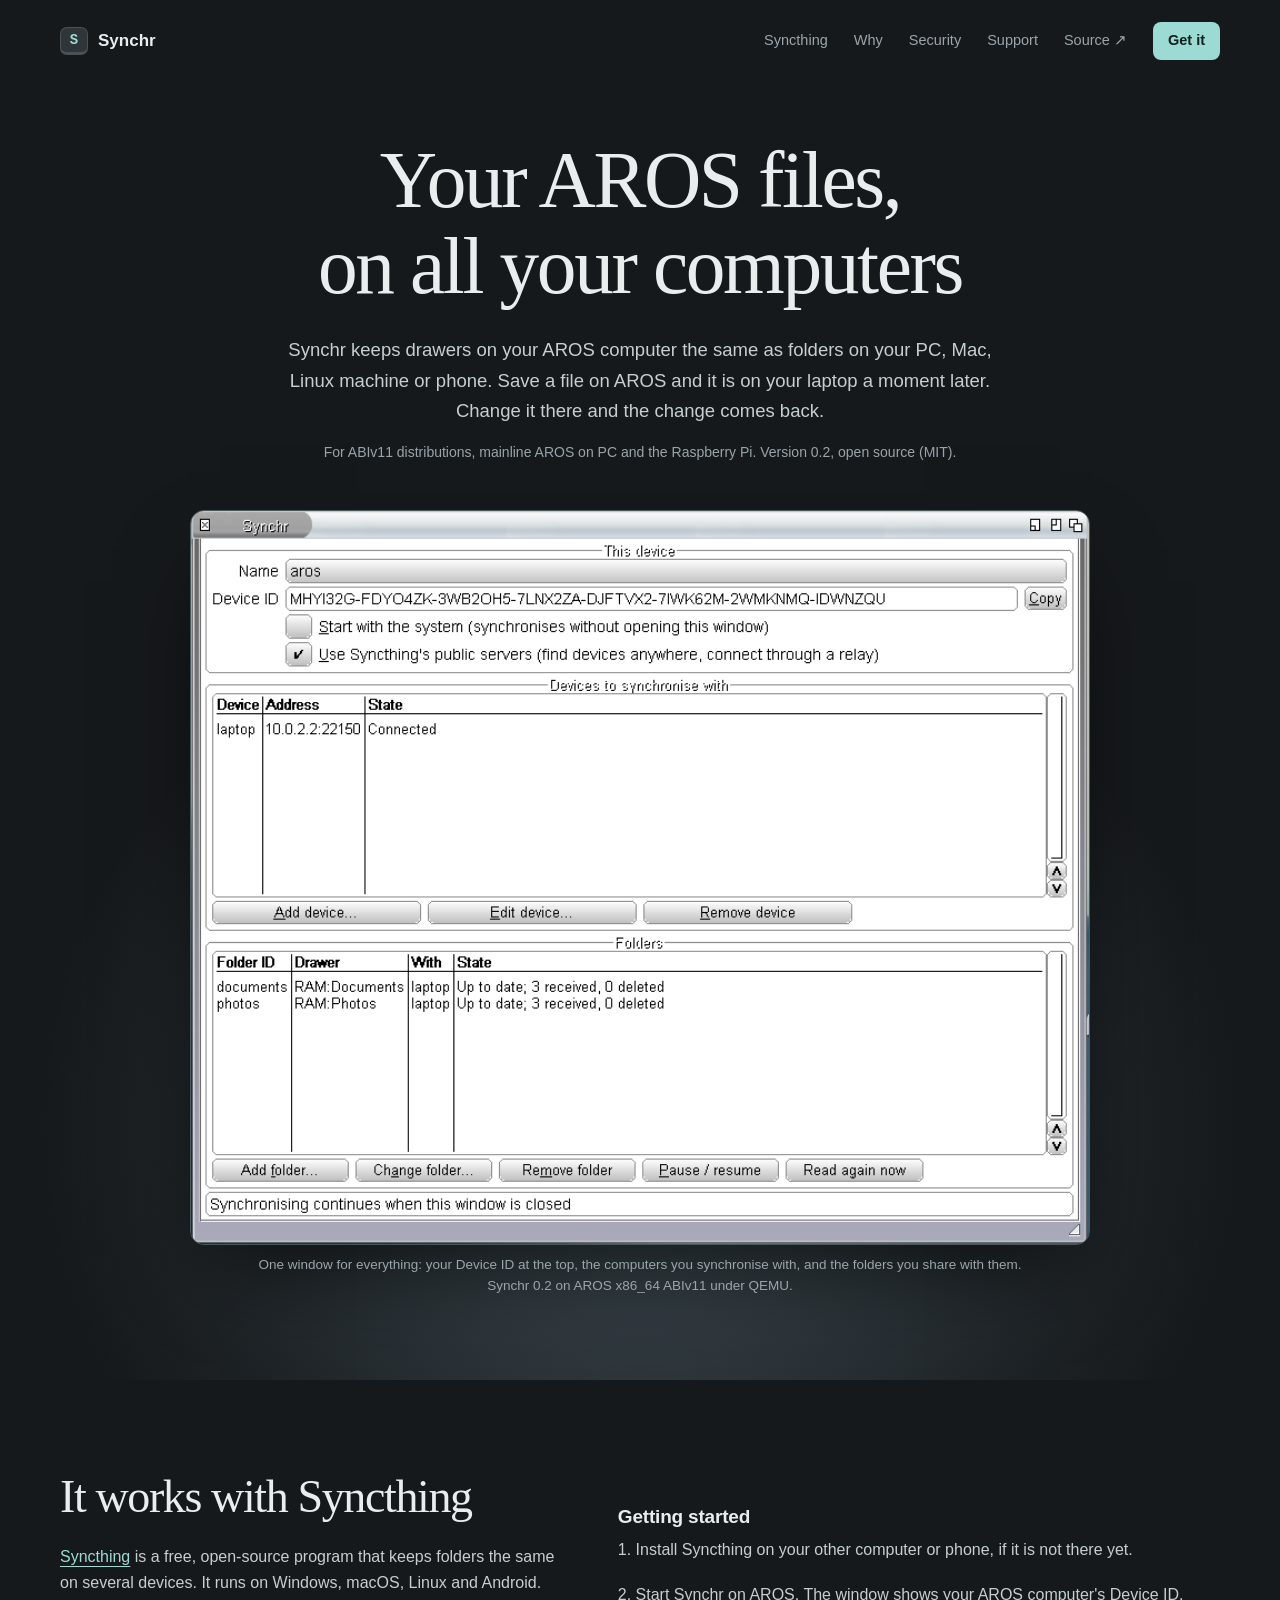
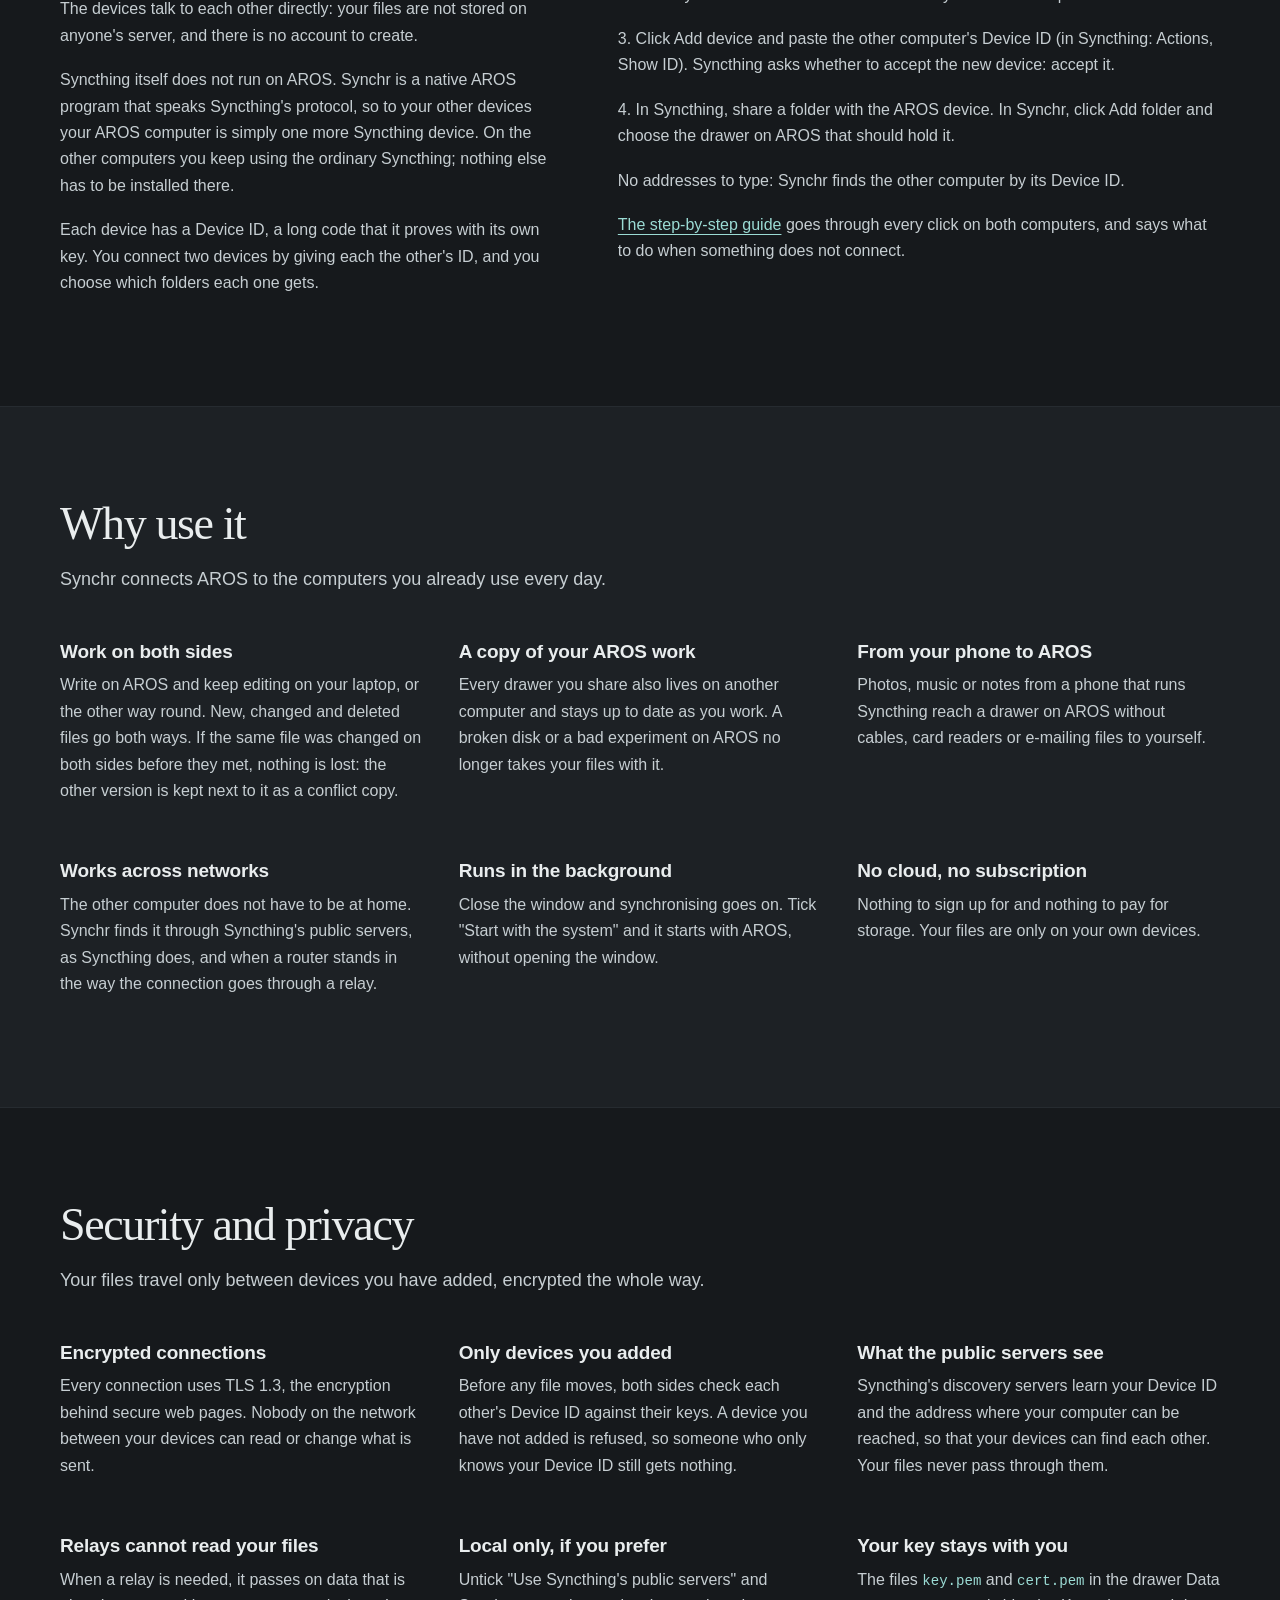
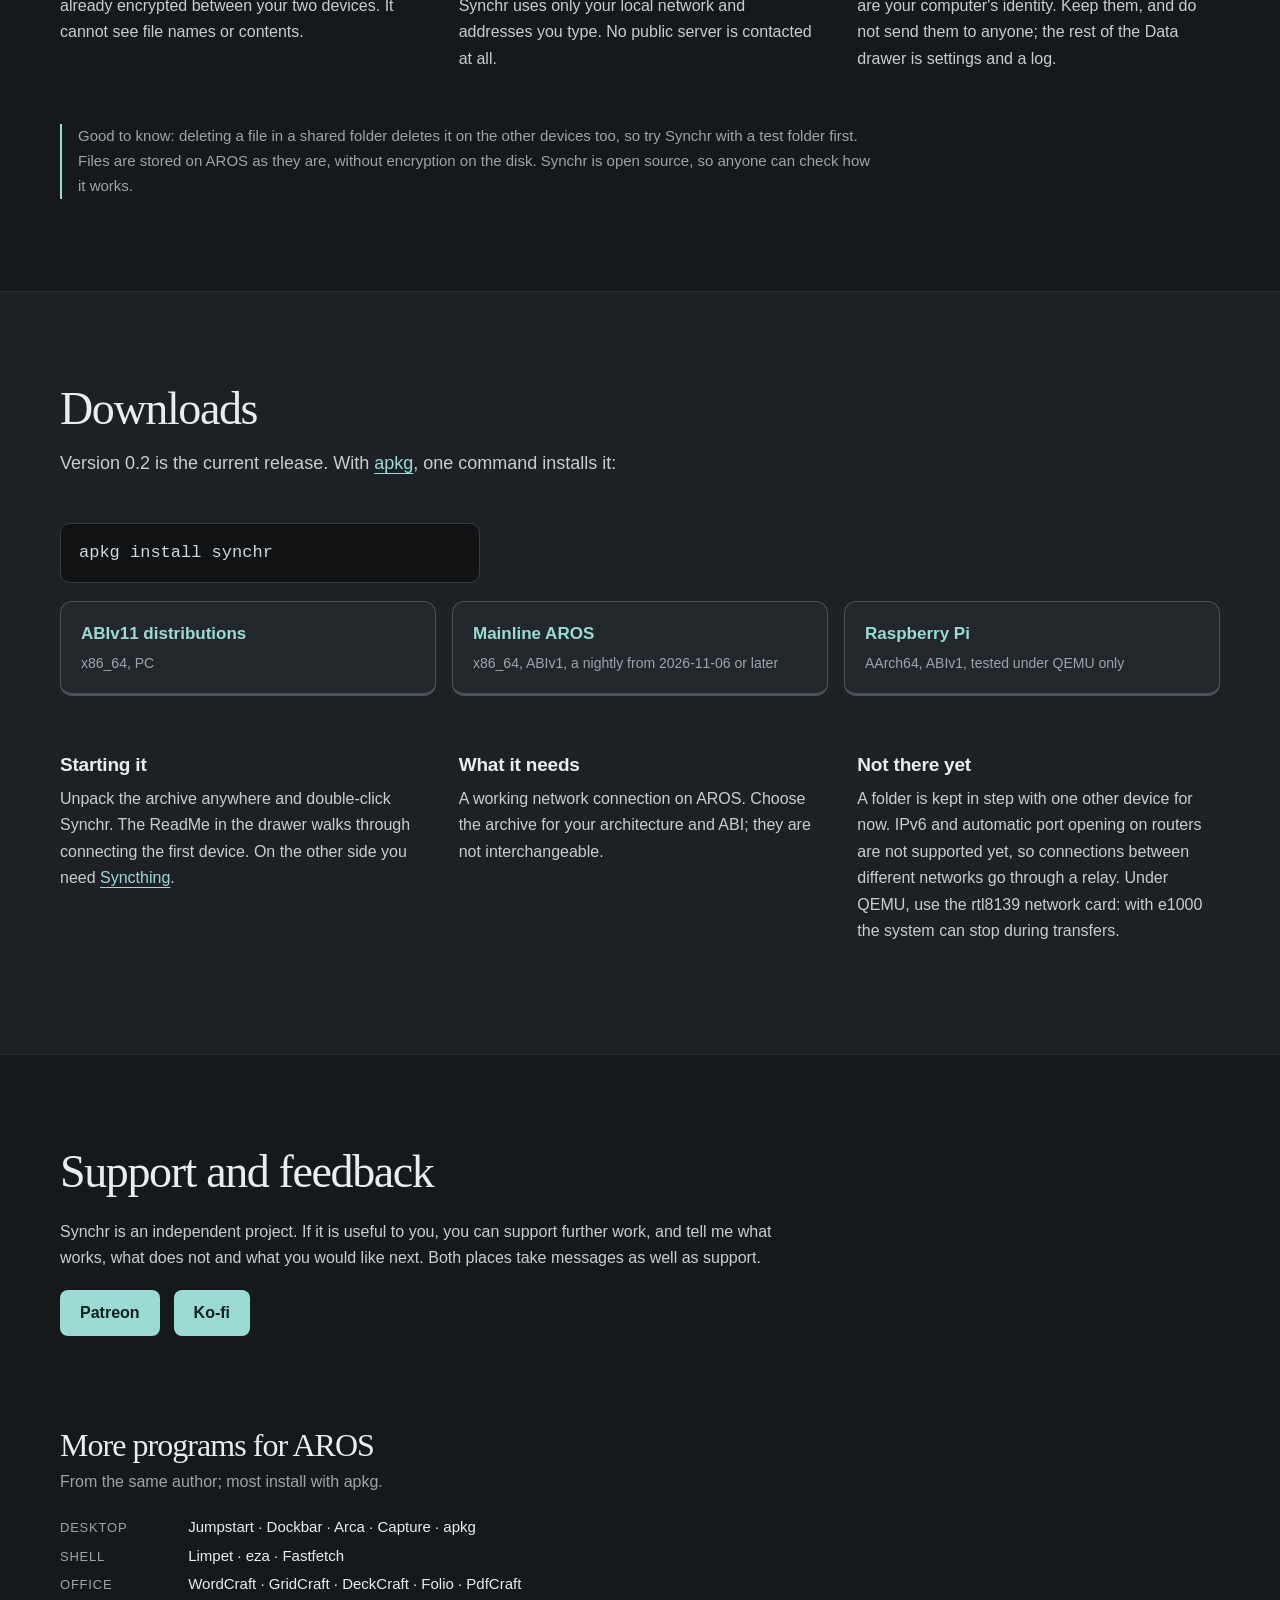
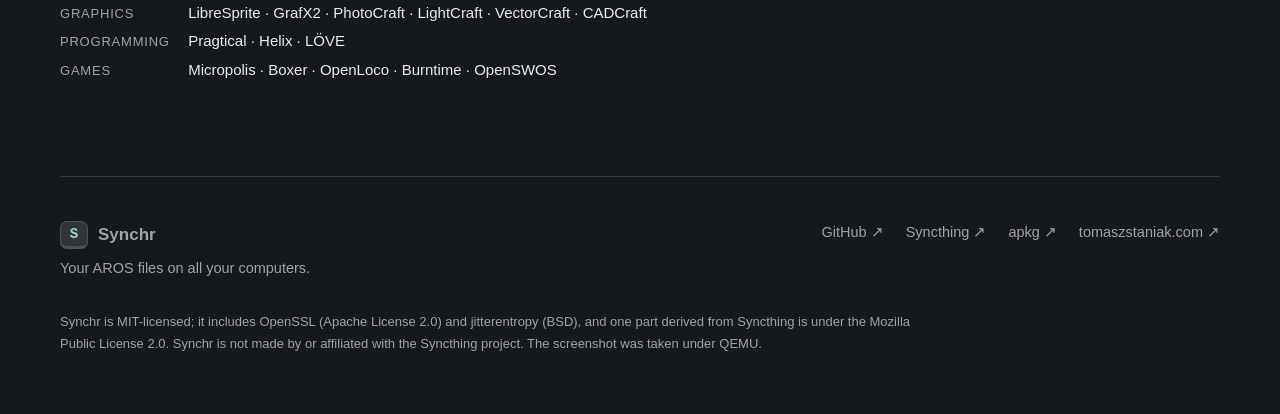
<file: index.html>
<!doctype html>
<html lang="en">
<head>
<meta charset="utf-8"><meta name="viewport" content="width=device-width, initial-scale=1">
<title>Synchr: keep your AROS files in step with your other computers</title>
<meta name="description" content="Synchr keeps drawers on your AROS computer the same as folders on your PC, Mac, Linux machine or phone. It works with Syncthing: no cloud, no account, encrypted connections.">
<meta name="theme-color" content="#16191c"><meta property="og:title" content="Synchr for AROS"><meta property="og:description" content="Your AROS files on all your computers, with Syncthing. No cloud, no account."><meta property="og:type" content="website"><meta property="og:image" content="https://tomaszstaniak.github.io/aros-synchr/assets/window.png">
<link rel="stylesheet" href="style.css?v=4">
</head>
<body>
<a class="skip" href="#main">Skip to content</a>
<header class="site-header wrap"><a href="#" class="brand"><span class="brand-key" aria-hidden="true">S</span>Synchr</a><nav aria-label="Main navigation"><a href="#syncthing">Syncthing</a><a href="#why">Why</a><a href="#security">Security</a><a href="#support">Support</a><a href="https://github.com/tomaszstaniak/aros-synchr">Source ↗</a><a class="nav-get" href="#get">Get it</a></nav></header>

<main id="main">

<section class="hero">
<div class="wrap hero-copy">
<h1>Your AROS files,<br>on all your computers</h1>
<p class="intro">Synchr keeps drawers on your AROS computer the same as folders on your PC, Mac, Linux machine or phone. Save a file on AROS and it is on your laptop a moment later. Change it there and the change comes back.</p>
<p class="fine">For ABIv11 distributions, mainline AROS on PC and the Raspberry Pi. Version 0.2, open source (MIT).</p>
</div>
<div class="wrap demo">
<figure class="stage"><img src="assets/window.png" width="808" height="660" alt="The Synchr window: this computer's name and Device ID, one device called laptop that is connected, and two folders, documents and photos, both up to date"><figcaption>One window for everything: your Device ID at the top, the computers you synchronise with, and the folders you share with them. <span class="where">Synchr 0.2 on AROS x86_64 ABIv11 under QEMU.</span></figcaption></figure>
</div>
</section>

<section id="syncthing" class="section wrap">
<div class="row">
<div class="row-text">
<h2>It works with Syncthing</h2>
<p><a href="https://syncthing.net">Syncthing</a> is a free, open-source program that keeps folders the same on several devices. It runs on Windows, macOS, Linux and Android. The devices talk to each other directly: your files are not stored on anyone's server, and there is no account to create.</p>
<p>Syncthing itself does not run on AROS. Synchr is a native AROS program that speaks Syncthing's protocol, so to your other devices your AROS computer is simply one more Syncthing device. On the other computers you keep using the ordinary Syncthing; nothing else has to be installed there.</p>
<p>Each device has a Device ID, a long code that it proves with its own key. You connect two devices by giving each the other's ID, and you choose which folders each one gets.</p>
</div>
<div class="row-text">
<h3>Getting started</h3>
<p>1. Install Syncthing on your other computer or phone, if it is not there yet.</p>
<p>2. Start Synchr on AROS. The window shows your AROS computer's Device ID.</p>
<p>3. Click Add device and paste the other computer's Device ID (in Syncthing: Actions, Show ID). Syncthing asks whether to accept the new device: accept it.</p>
<p>4. In Syncthing, share a folder with the AROS device. In Synchr, click Add folder and choose the drawer on AROS that should hold it.</p>
<p>No addresses to type: Synchr finds the other computer by its Device ID.</p>
<p><a href="setup.html">The step-by-step guide</a> goes through every click on both computers, and says what to do when something does not connect.</p>
</div>
</div>
</section>

<section id="why" class="section tinted"><div class="wrap">
<div class="section-heading"><h2>Why use it</h2><p class="section-lead">Synchr connects AROS to the computers you already use every day.</p></div>
<div class="cols">
<article><h3>Work on both sides</h3><p>Write on AROS and keep editing on your laptop, or the other way round. New, changed and deleted files go both ways. If the same file was changed on both sides before they met, nothing is lost: the other version is kept next to it as a conflict copy.</p></article>
<article><h3>A copy of your AROS work</h3><p>Every drawer you share also lives on another computer and stays up to date as you work. A broken disk or a bad experiment on AROS no longer takes your files with it.</p></article>
<article><h3>From your phone to AROS</h3><p>Photos, music or notes from a phone that runs Syncthing reach a drawer on AROS without cables, card readers or e-mailing files to yourself.</p></article>
<article><h3>Works across networks</h3><p>The other computer does not have to be at home. Synchr finds it through Syncthing's public servers, as Syncthing does, and when a router stands in the way the connection goes through a relay.</p></article>
<article><h3>Runs in the background</h3><p>Close the window and synchronising goes on. Tick "Start with the system" and it starts with AROS, without opening the window.</p></article>
<article><h3>No cloud, no subscription</h3><p>Nothing to sign up for and nothing to pay for storage. Your files are only on your own devices.</p></article>
</div>
</div></section>

<section id="security" class="section wrap">
<div class="section-heading"><h2>Security and privacy</h2><p class="section-lead">Your files travel only between devices you have added, encrypted the whole way.</p></div>
<div class="cols">
<article><h3>Encrypted connections</h3><p>Every connection uses TLS 1.3, the encryption behind secure web pages. Nobody on the network between your devices can read or change what is sent.</p></article>
<article><h3>Only devices you added</h3><p>Before any file moves, both sides check each other's Device ID against their keys. A device you have not added is refused, so someone who only knows your Device ID still gets nothing.</p></article>
<article><h3>What the public servers see</h3><p>Syncthing's discovery servers learn your Device ID and the address where your computer can be reached, so that your devices can find each other. Your files never pass through them.</p></article>
<article><h3>Relays cannot read your files</h3><p>When a relay is needed, it passes on data that is already encrypted between your two devices. It cannot see file names or contents.</p></article>
<article><h3>Local only, if you prefer</h3><p>Untick "Use Syncthing's public servers" and Synchr uses only your local network and addresses you type. No public server is contacted at all.</p></article>
<article><h3>Your key stays with you</h3><p>The files <code>key.pem</code> and <code>cert.pem</code> in the drawer Data are your computer's identity. Keep them, and do not send them to anyone; the rest of the Data drawer is settings and a log.</p></article>
</div>
<p class="note">Good to know: deleting a file in a shared folder deletes it on the other devices too, so try Synchr with a test folder first. Files are stored on AROS as they are, without encryption on the disk. Synchr is open source, so anyone can check how it works.</p>
</section>

<section id="get" class="section tinted"><div class="wrap get">
<div class="section-heading"><h2>Downloads</h2><p class="section-lead">Version 0.2 is the current release. With <a href="https://github.com/tomaszstaniak/arospkg">apkg</a>, one command installs it:</p></div>
<pre class="install"><code>apkg install synchr</code></pre>
<div class="downloads">
<a class="dl" href="https://github.com/tomaszstaniak/aros-synchr/releases/download/v0.2/Synchr-0.2-r1-aros-x86_64-abiv11-pc.zip"><strong>ABIv11 distributions</strong><span>x86_64, PC</span></a>
<a class="dl" href="https://github.com/tomaszstaniak/aros-synchr/releases/download/v0.2/Synchr-0.2-r1-aros-x86_64-abiv1-pc.zip"><strong>Mainline AROS</strong><span>x86_64, ABIv1, a nightly from 2026-11-06 or later</span></a>
<a class="dl" href="https://github.com/tomaszstaniak/aros-synchr/releases/download/v0.2/Synchr-0.2-r1-aros-aarch64-abiv1-raspi.zip"><strong>Raspberry Pi</strong><span>AArch64, ABIv1, tested under QEMU only</span></a>
</div>
<div class="cols">
<article><h3>Starting it</h3><p>Unpack the archive anywhere and double-click Synchr. The ReadMe in the drawer walks through connecting the first device. On the other side you need <a href="https://syncthing.net/downloads/">Syncthing</a>.</p></article>
<article><h3>What it needs</h3><p>A working network connection on AROS. Choose the archive for your architecture and ABI; they are not interchangeable.</p></article>
<article><h3>Not there yet</h3><p>A folder is kept in step with one other device for now. IPv6 and automatic port opening on routers are not supported yet, so connections between different networks go through a relay. Under QEMU, use the rtl8139 network card: with e1000 the system can stop during transfers.</p></article>
</div>
</div></section>

<section id="support" class="section wrap">
<div class="solo">
<h2>Support and feedback</h2>
<p>Synchr is an independent project. If it is useful to you, you can support further work, and tell me what works, what does not and what you would like next. Both places take messages as well as support.</p>
<div class="support-links"><a href="https://www.patreon.com/reperspective">Patreon</a><a href="https://ko-fi.com/enbewu">Ko-fi</a></div>
</div>
</section>

<section id="more" class="section wrap">
<h2 class="more-title">More programs for AROS</h2>
<p class="more-lead">From the same author; most install with apkg.</p>
<ul class="family">
<li><span>Desktop</span> <a href="https://tomaszstaniak.github.io/aros-launcher/">Jumpstart</a> · <a href="https://tomaszstaniak.github.io/aros-dockbar/">Dockbar</a> · <a href="https://tomaszstaniak.github.io/arca/">Arca</a> · <a href="https://github.com/tomaszstaniak/aros-capture">Capture</a> · <a href="https://github.com/tomaszstaniak/arospkg">apkg</a></li>
<li><span>Shell</span> <a href="https://tomaszstaniak.github.io/limpet/">Limpet</a> · <a href="https://github.com/tomaszstaniak/aros-eza">eza</a> · <a href="https://github.com/tomaszstaniak/aros-fastfetch">Fastfetch</a></li>
<li><span>Office</span> <a href="https://github.com/tomaszstaniak/aros-wordcraft">WordCraft</a> · <a href="https://github.com/tomaszstaniak/aros-gridcraft">GridCraft</a> · <a href="https://github.com/tomaszstaniak/aros-deckcraft">DeckCraft</a> · <a href="https://github.com/tomaszstaniak/aros-foliopdf">Folio</a> · <a href="https://github.com/tomaszstaniak/aros-pdfcraft">PdfCraft</a></li>
<li><span>Graphics</span> <a href="https://github.com/tomaszstaniak/aros-libresprite">LibreSprite</a> · <a href="https://github.com/tomaszstaniak/aros-grafx2">GrafX2</a> · <a href="https://github.com/tomaszstaniak/aros-photocraft">PhotoCraft</a> · <a href="https://github.com/tomaszstaniak/aros-lightcraft">LightCraft</a> · <a href="https://github.com/tomaszstaniak/aros-vectorcraft">VectorCraft</a> · <a href="https://github.com/tomaszstaniak/aros-cadcraft">CADCraft</a></li>
<li><span>Programming</span> <a href="https://github.com/tomaszstaniak/aros-pragtical">Pragtical</a> · <a href="https://github.com/tomaszstaniak/aros-helix">Helix</a> · <a href="https://github.com/tomaszstaniak/aros-loeve">LÖVE</a></li>
<li><span>Games</span> <a href="https://github.com/tomaszstaniak/aros-micropolis">Micropolis</a> · <a href="https://github.com/tomaszstaniak/aros-boxerapp">Boxer</a> · <a href="https://github.com/tomaszstaniak/aros-openloco">OpenLoco</a> · <a href="https://github.com/tomaszstaniak/aros-burntime">Burntime</a> · <a href="https://github.com/tomaszstaniak/aros-swos">OpenSWOS</a></li>
</ul>
</section>

</main>

<footer class="wrap">
<div><a class="brand" href="#"><span class="brand-key" aria-hidden="true">S</span>Synchr</a><p>Your AROS files on all your computers.</p></div>
<nav aria-label="Related projects"><a href="https://github.com/tomaszstaniak/aros-synchr">GitHub ↗</a><a href="https://syncthing.net">Syncthing ↗</a><a href="https://github.com/tomaszstaniak/arospkg">apkg ↗</a><a href="https://tomaszstaniak.com">tomaszstaniak.com ↗</a></nav>
<p class="legal">Synchr is MIT-licensed; it includes OpenSSL (Apache License 2.0) and jitterentropy (BSD), and one part derived from Syncthing is under the Mozilla Public License 2.0. Synchr is not made by or affiliated with the Syncthing project. The screenshot was taken under QEMU.</p>
</footer>
</body></html>
</file>
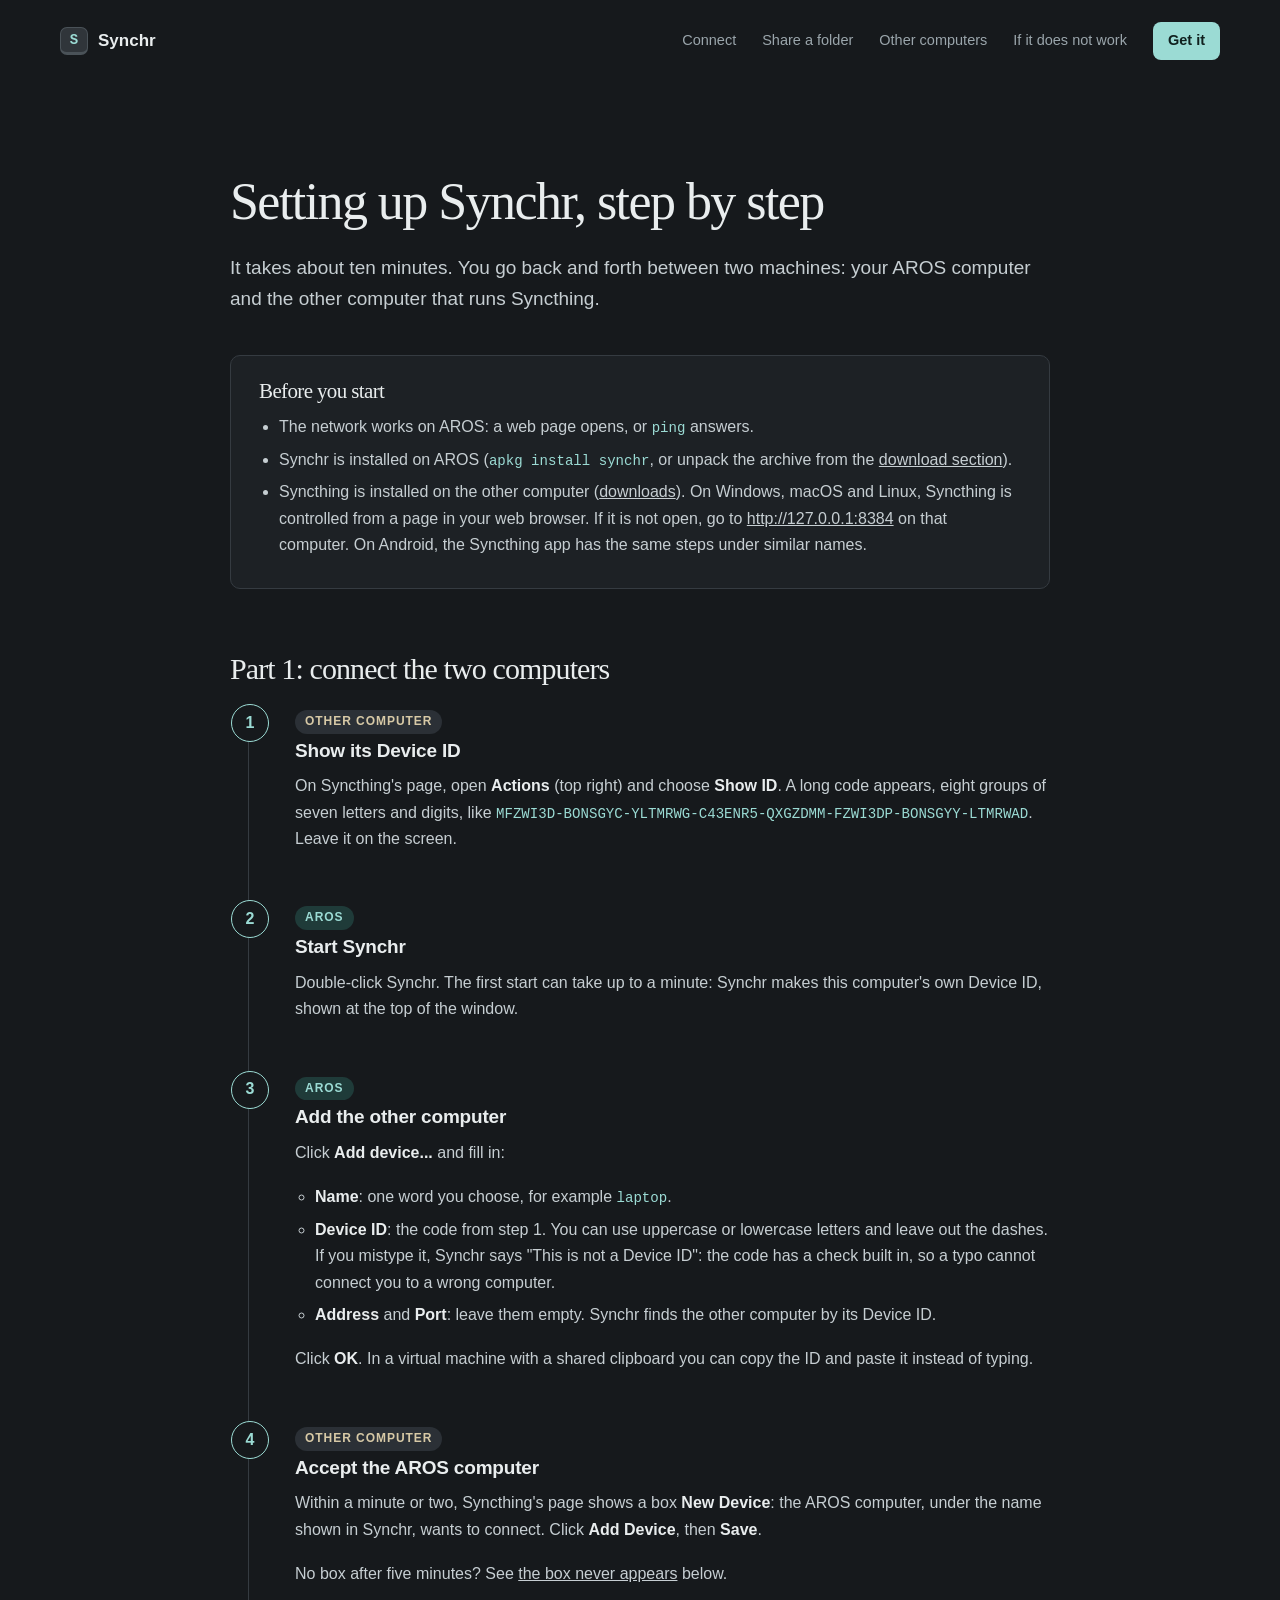
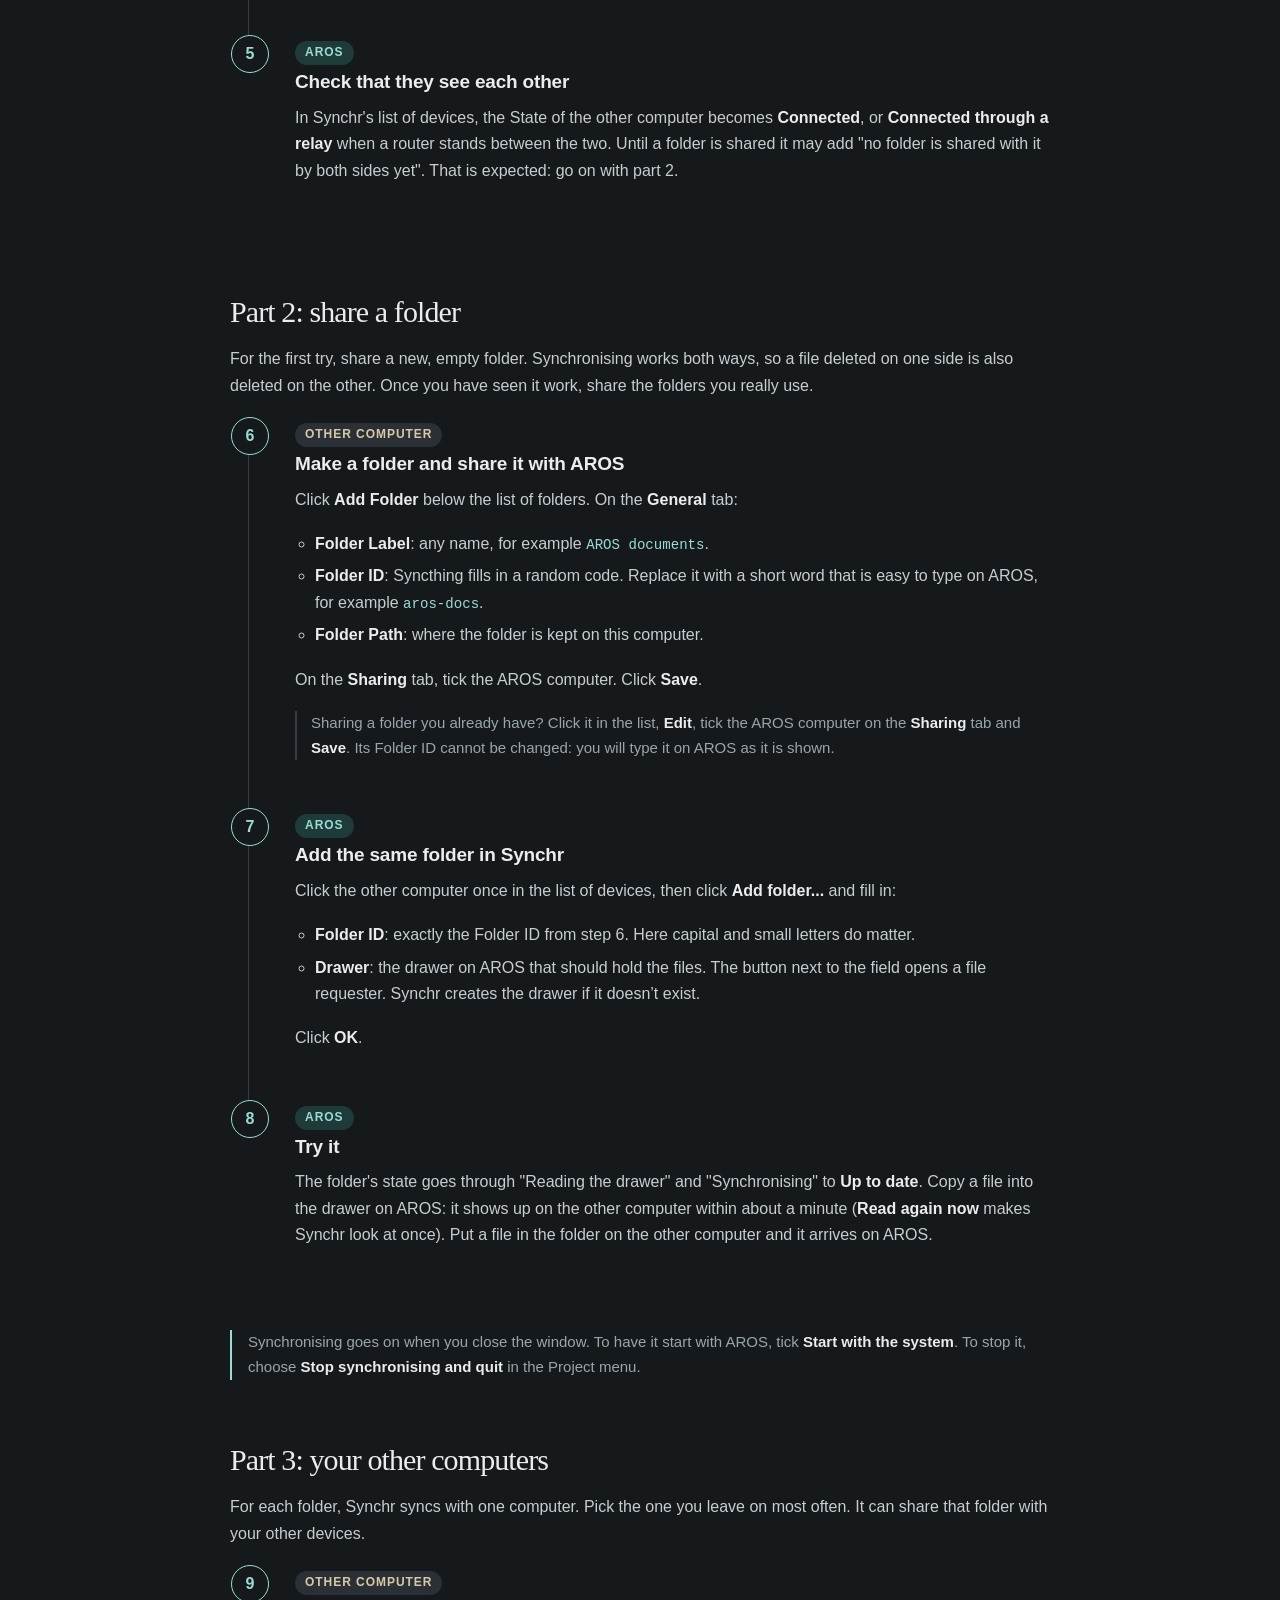
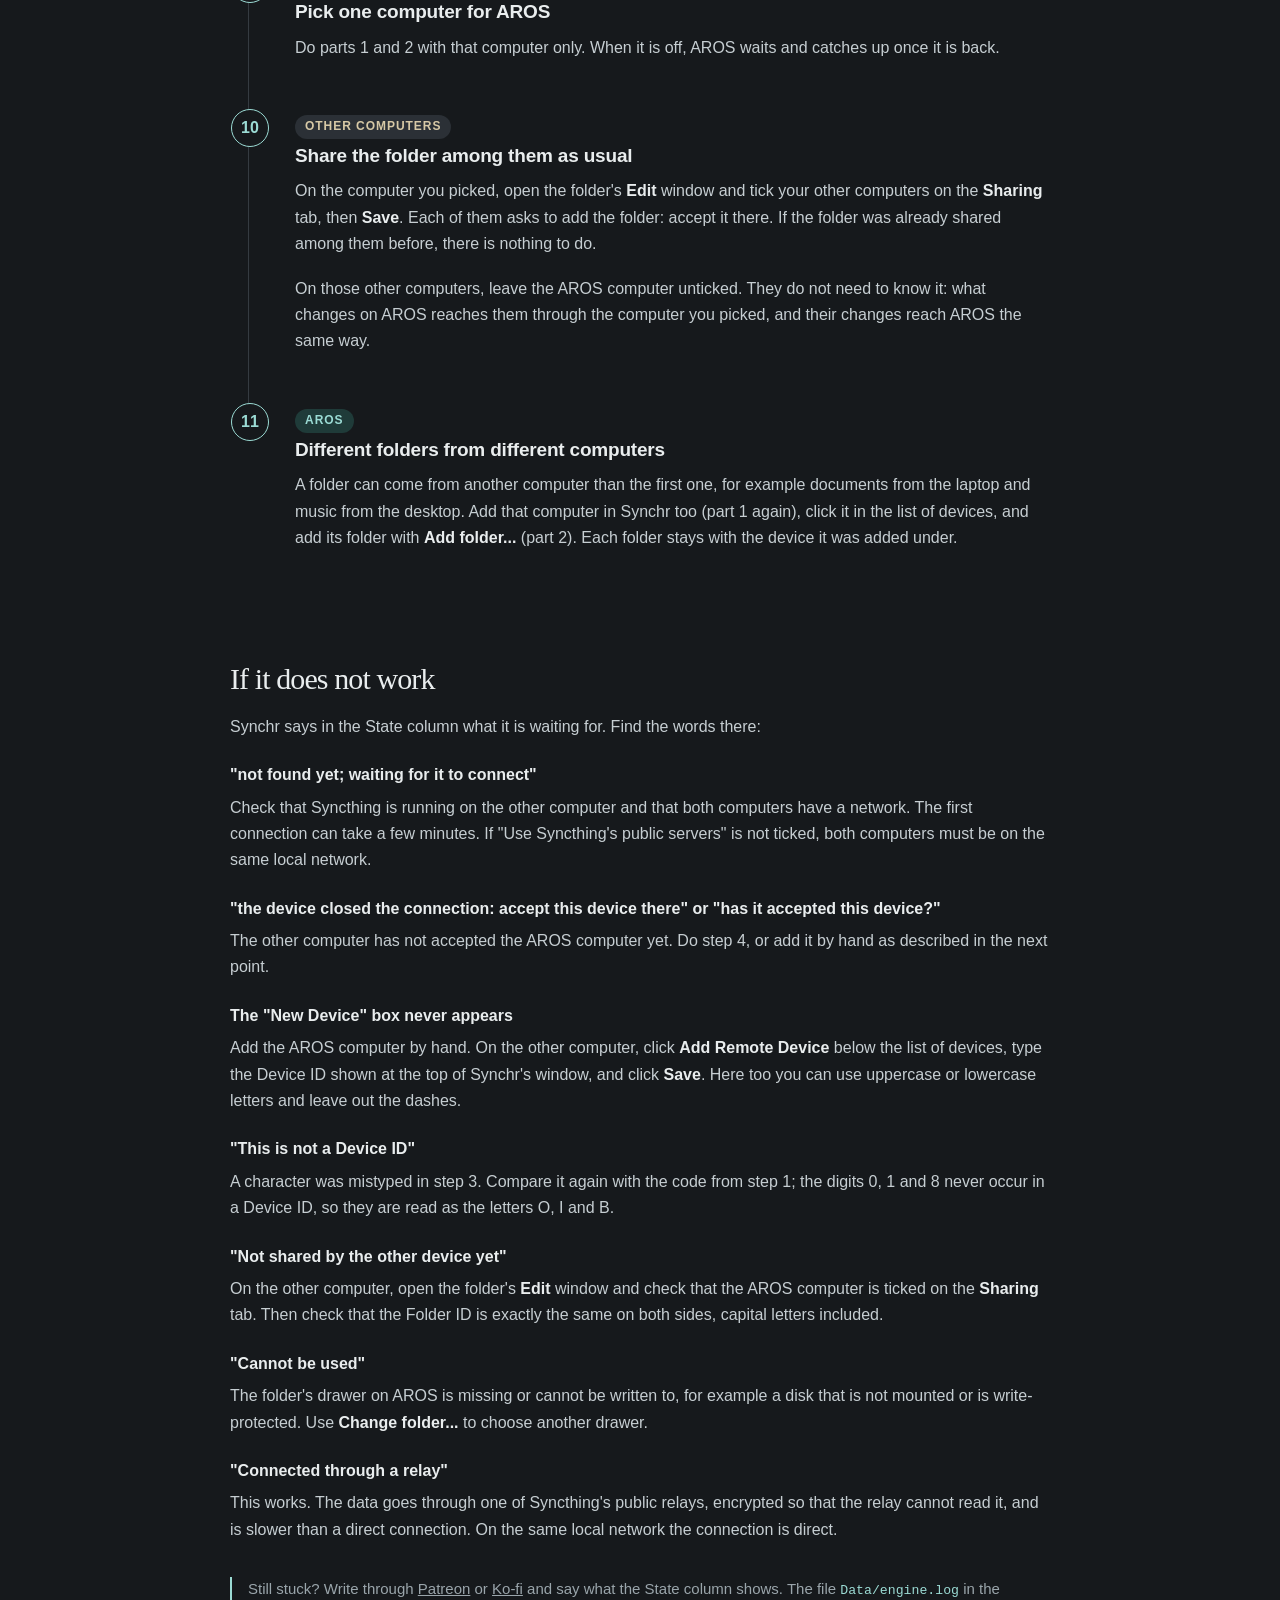
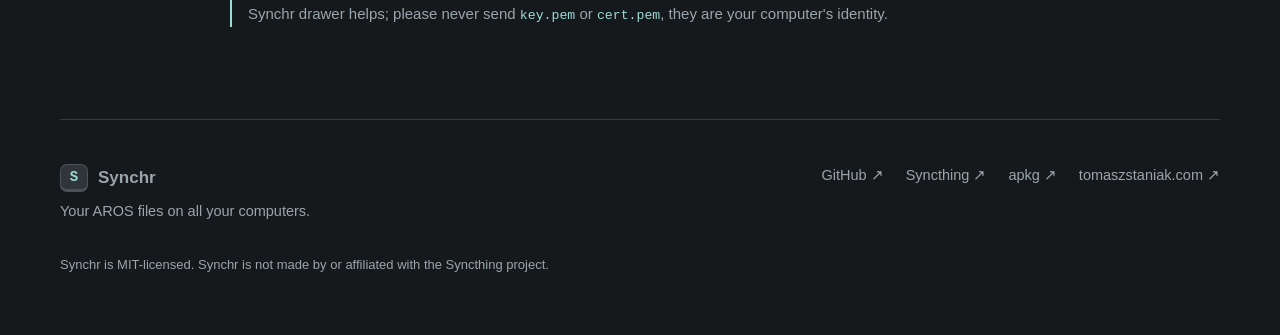
<file: setup.html>
<!doctype html>
<html lang="en">
<head>
<meta charset="utf-8"><meta name="viewport" content="width=device-width, initial-scale=1">
<title>Setting up Synchr, step by step</title>
<meta name="description" content="How to connect your AROS computer to a computer with Syncthing and share your first folder, one step at a time.">
<meta name="theme-color" content="#16191c">
<link rel="stylesheet" href="style.css?v=4">
</head>
<body>
<a class="skip" href="#main">Skip to content</a>
<header class="site-header wrap"><a href="./" class="brand"><span class="brand-key" aria-hidden="true">S</span>Synchr</a><nav aria-label="Main navigation"><a href="#connect">Connect</a><a href="#folder">Share a folder</a><a href="#more-computers">Other computers</a><a href="#trouble">If it does not work</a><a class="nav-get" href="./#get">Get it</a></nav></header>

<main id="main">

<section class="section wrap guide">
<h1>Setting up Synchr, step by step</h1>
<p class="intro">It takes about ten minutes. You go back and forth between two machines: your AROS computer and the other computer that runs Syncthing.</p>

<div class="before">
<h2>Before you start</h2>
<ul>
<li>The network works on AROS: a web page opens, or <code>ping</code> answers.</li>
<li>Synchr is installed on AROS (<code>apkg install synchr</code>, or unpack the archive from the <a href="./#get">download section</a>).</li>
<li>Syncthing is installed on the other computer (<a href="https://syncthing.net/downloads/">downloads</a>). On Windows, macOS and Linux, Syncthing is controlled from a page in your web browser. If it is not open, go to <a href="http://127.0.0.1:8384">http://127.0.0.1:8384</a> on that computer. On Android, the Syncthing app has the same steps under similar names.</li>
</ul>
</div>

<h2 id="connect">Part 1: connect the two computers</h2>
<ol class="steps">
<li><span class="on other">Other computer</span>
<h3>Show its Device ID</h3>
<p>On Syncthing's page, open <b>Actions</b> (top right) and choose <b>Show ID</b>. A long code appears, eight groups of seven letters and digits, like <code>MFZWI3D-BONSGYC-YLTMRWG-C43ENR5-QXGZDMM-FZWI3DP-BONSGYY-LTMRWAD</code>. Leave it on the screen.</p></li>

<li><span class="on aros">AROS</span>
<h3>Start Synchr</h3>
<p>Double-click Synchr. The first start can take up to a minute: Synchr makes this computer's own Device ID, shown at the top of the window.</p></li>

<li><span class="on aros">AROS</span>
<h3>Add the other computer</h3>
<p>Click <b>Add device...</b> and fill in:</p>
<ul>
<li><b>Name</b>: one word you choose, for example <code>laptop</code>.</li>
<li><b>Device ID</b>: the code from step 1. You can use uppercase or lowercase letters and leave out the dashes. If you mistype it, Synchr says "This is not a Device ID": the code has a check built in, so a typo cannot connect you to a wrong computer.</li>
<li><b>Address</b> and <b>Port</b>: leave them empty. Synchr finds the other computer by its Device ID.</li>
</ul>
<p>Click <b>OK</b>. In a virtual machine with a shared clipboard you can copy the ID and paste it instead of typing.</p></li>

<li><span class="on other">Other computer</span>
<h3>Accept the AROS computer</h3>
<p>Within a minute or two, Syncthing's page shows a box <b>New Device</b>: the AROS computer, under the name shown in Synchr, wants to connect. Click <b>Add Device</b>, then <b>Save</b>.</p>
<p>No box after five minutes? See <a href="#no-box">the box never appears</a> below.</p></li>

<li><span class="on aros">AROS</span>
<h3>Check that they see each other</h3>
<p>In Synchr's list of devices, the State of the other computer becomes <b>Connected</b>, or <b>Connected through a relay</b> when a router stands between the two. Until a folder is shared it may add "no folder is shared with it by both sides yet". That is expected: go on with part 2.</p></li>
</ol>

<h2 id="folder">Part 2: share a folder</h2>
<p class="lead">For the first try, share a new, empty folder. Synchronising works both ways, so a file deleted on one side is also deleted on the other. Once you have seen it work, share the folders you really use.</p>
<ol class="steps" start="6">
<li><span class="on other">Other computer</span>
<h3>Make a folder and share it with AROS</h3>
<p>Click <b>Add Folder</b> below the list of folders. On the <b>General</b> tab:</p>
<ul>
<li><b>Folder Label</b>: any name, for example <code>AROS documents</code>.</li>
<li><b>Folder ID</b>: Syncthing fills in a random code. Replace it with a short word that is easy to type on AROS, for example <code>aros-docs</code>.</li>
<li><b>Folder Path</b>: where the folder is kept on this computer.</li>
</ul>
<p>On the <b>Sharing</b> tab, tick the AROS computer. Click <b>Save</b>.</p>
<p class="aside">Sharing a folder you already have? Click it in the list, <b>Edit</b>, tick the AROS computer on the <b>Sharing</b> tab and <b>Save</b>. Its Folder ID cannot be changed: you will type it on AROS as it is shown.</p></li>

<li><span class="on aros">AROS</span>
<h3>Add the same folder in Synchr</h3>
<p>Click the other computer once in the list of devices, then click <b>Add folder...</b> and fill in:</p>
<ul>
<li><b>Folder ID</b>: exactly the Folder ID from step 6. Here capital and small letters do matter.</li>
<li><b>Drawer</b>: the drawer on AROS that should hold the files. The button next to the field opens a file requester. Synchr creates the drawer if it doesn’t exist.</li>
</ul>
<p>Click <b>OK</b>.</p></li>

<li><span class="on aros">AROS</span>
<h3>Try it</h3>
<p>The folder's state goes through "Reading the drawer" and "Synchronising" to <b>Up to date</b>. Copy a file into the drawer on AROS: it shows up on the other computer within about a minute (<b>Read again now</b> makes Synchr look at once). Put a file in the folder on the other computer and it arrives on AROS.</p></li>
</ol>

<p class="note">Synchronising goes on when you close the window. To have it start with AROS, tick <b>Start with the system</b>. To stop it, choose <b>Stop synchronising and quit</b> in the Project menu.</p>

<h2 id="more-computers">Part 3: your other computers</h2>
<p class="lead">For each folder, Synchr syncs with one computer. Pick the one you leave on most often. It can share that folder with your other devices.</p>
<ol class="steps" start="9">
<li><span class="on other">Other computer</span>
<h3>Pick one computer for AROS</h3>
<p>Do parts 1 and 2 with that computer only. When it is off, AROS waits and catches up once it is back.</p></li>

<li><span class="on other">Other computers</span>
<h3>Share the folder among them as usual</h3>
<p>On the computer you picked, open the folder's <b>Edit</b> window and tick your other computers on the <b>Sharing</b> tab, then <b>Save</b>. Each of them asks to add the folder: accept it there. If the folder was already shared among them before, there is nothing to do.</p>
<p>On those other computers, leave the AROS computer unticked. They do not need to know it: what changes on AROS reaches them through the computer you picked, and their changes reach AROS the same way.</p></li>

<li><span class="on aros">AROS</span>
<h3>Different folders from different computers</h3>
<p>A folder can come from another computer than the first one, for example documents from the laptop and music from the desktop. Add that computer in Synchr too (part 1 again), click it in the list of devices, and add its folder with <b>Add folder...</b> (part 2). Each folder stays with the device it was added under.</p></li>
</ol>

<h2 id="trouble">If it does not work</h2>
<p class="lead">Synchr says in the State column what it is waiting for. Find the words there:</p>
<dl class="trouble">
<dt>"not found yet; waiting for it to connect"</dt>
<dd>Check that Syncthing is running on the other computer and that both computers have a network. The first connection can take a few minutes. If "Use Syncthing's public servers" is not ticked, both computers must be on the same local network.</dd>
<dt>"the device closed the connection: accept this device there" or "has it accepted this device?"</dt>
<dd>The other computer has not accepted the AROS computer yet. Do step 4, or add it by hand as described in the next point.</dd>
<dt id="no-box">The "New Device" box never appears</dt>
<dd>Add the AROS computer by hand. On the other computer, click <b>Add Remote Device</b> below the list of devices, type the Device ID shown at the top of Synchr's window, and click <b>Save</b>. Here too you can use uppercase or lowercase letters and leave out the dashes.</dd>
<dt>"This is not a Device ID"</dt>
<dd>A character was mistyped in step 3. Compare it again with the code from step 1; the digits 0, 1 and 8 never occur in a Device ID, so they are read as the letters O, I and B.</dd>
<dt>"Not shared by the other device yet"</dt>
<dd>On the other computer, open the folder's <b>Edit</b> window and check that the AROS computer is ticked on the <b>Sharing</b> tab. Then check that the Folder ID is exactly the same on both sides, capital letters included.</dd>
<dt>"Cannot be used"</dt>
<dd>The folder's drawer on AROS is missing or cannot be written to, for example a disk that is not mounted or is write-protected. Use <b>Change folder...</b> to choose another drawer.</dd>
<dt>"Connected through a relay"</dt>
<dd>This works. The data goes through one of Syncthing's public relays, encrypted so that the relay cannot read it, and is slower than a direct connection. On the same local network the connection is direct.</dd>
</dl>

<p class="note">Still stuck? Write through <a href="https://www.patreon.com/reperspective">Patreon</a> or <a href="https://ko-fi.com/enbewu">Ko-fi</a> and say what the State column shows. The file <code>Data/engine.log</code> in the Synchr drawer helps; please never send <code>key.pem</code> or <code>cert.pem</code>, they are your computer's identity.</p>
</section>

</main>

<footer class="wrap">
<div><a class="brand" href="./"><span class="brand-key" aria-hidden="true">S</span>Synchr</a><p>Your AROS files on all your computers.</p></div>
<nav aria-label="Related projects"><a href="https://github.com/tomaszstaniak/aros-synchr">GitHub ↗</a><a href="https://syncthing.net">Syncthing ↗</a><a href="https://github.com/tomaszstaniak/arospkg">apkg ↗</a><a href="https://tomaszstaniak.com">tomaszstaniak.com ↗</a></nav>
<p class="legal">Synchr is MIT-licensed. Synchr is not made by or affiliated with the Syncthing project.</p>
</footer>
</body></html>
</file>
<file: style.css>
/* Shared look of the AROS program pages (from Jumpstart); the window
   screenshot sits on the same dark ground. */
:root{
  --ground:#16191c;      /* page */
  --raised:#1d2125;      /* tinted sections */
  --panel:#30353a;       /* the launcher panel's fill */
  --line:#353b41;
  --ink:#e9edee;
  --muted:#9aa5ab;
  --accent:#9bdbd4;      /* the panel's accent */
  --wall:#7b97a3;        /* wallpaper blue-grey, used for the glow */
  --serif:Georgia,'Times New Roman',serif;
  --mono:ui-monospace,'SF Mono',Menlo,Consolas,monospace;
}
*{box-sizing:border-box}
html{scroll-behavior:smooth;scroll-padding-top:24px}
body{margin:0;background:var(--ground);color:var(--ink);font:16px/1.65 -apple-system,BlinkMacSystemFont,'Segoe UI',sans-serif;-webkit-font-smoothing:antialiased}
a{color:inherit}
a:focus-visible,button:focus-visible{outline:2px solid var(--accent);outline-offset:4px;border-radius:4px}
img{max-width:100%;height:auto;display:block}
p{margin:0 0 18px}
h1,h2,h3{margin:0;font-weight:400}
h1,h2{font-family:var(--serif);letter-spacing:-.03em;line-height:1.08}
h1{font-size:clamp(40px,6.2vw,80px)}
h2{font-size:clamp(30px,3.6vw,46px)}
h3{font-size:19px;line-height:1.35;font-weight:600;letter-spacing:-.01em;margin-bottom:8px}
code,kbd,pre{font-family:var(--mono);font-size:.88em}
code{color:var(--accent)}
kbd{display:inline-block;min-width:1.9em;text-align:center;border:1px solid #4a5258;border-bottom-width:3px;border-radius:6px;padding:0 7px;margin:0 2px;background:#262b30;color:var(--ink);line-height:1.6;white-space:nowrap}
pre{margin:0 0 18px;padding:16px 18px;background:#101214;border:1px solid var(--line);border-radius:10px;overflow-x:auto;line-height:1.55}
pre code{color:#cfd8dc;font-size:1em}
.wrap{width:min(1160px,calc(100% - 64px));margin-inline:auto}
.skip{position:absolute;left:-999px;top:8px;background:var(--accent);color:#10201e;padding:8px 14px;border-radius:6px;z-index:5}
.skip:focus{left:8px}

/* header */
.site-header{display:flex;align-items:center;justify-content:space-between;gap:20px;padding:22px 0}
.brand{display:inline-flex;align-items:center;gap:10px;font-weight:600;font-size:17px;text-decoration:none}
.brand-key{display:grid;place-items:center;width:28px;height:28px;border-radius:7px;background:var(--panel);border:1px solid #4a5258;border-bottom-width:3px;color:var(--accent);font:600 14px/1 var(--mono)}
.site-header nav{display:flex;align-items:center;gap:26px;font-size:14.5px}
.site-header nav a{text-decoration:none;color:var(--muted)}
.site-header nav a:hover{color:var(--ink)}
.site-header .nav-get{color:#10201e;background:var(--accent);padding:7px 15px;border-radius:8px;font-weight:600}
.site-header .nav-get:hover{color:#10201e;background:#b4e6e0}

/* hero */
.hero{position:relative;padding:56px 0 84px;overflow:hidden}
.hero::before{content:"";position:absolute;inset:auto 0 -10% 0;height:78%;background:radial-gradient(60% 70% at 50% 62%,rgba(123,151,163,.42),rgba(123,151,163,.08) 60%,transparent 78%);pointer-events:none}
.hero-copy{position:relative;text-align:center}
.hero-copy .intro{max-width:740px;margin:26px auto 14px;font-size:18.5px;color:#c6ced2}
.fine{color:var(--muted);font-size:14px}
.demo{position:relative;margin-top:46px}
.demo-label{text-align:center;color:var(--muted);font-size:14px;margin-bottom:12px}
.queries{display:flex;flex-wrap:wrap;justify-content:center;gap:8px;margin-bottom:22px}
.queries button{font:14px/1 var(--mono);color:var(--muted);background:#20252a;border:1px solid var(--line);border-radius:999px;padding:10px 15px;cursor:pointer}
.queries button:hover{color:var(--ink);border-color:#56606a}
.queries button[aria-selected="true"]{color:#10201e;background:var(--accent);border-color:var(--accent)}
.stage{margin:0 auto;max-width:900px}
.stage img{width:100%;border-radius:14px;border:1px solid #4b565d;box-shadow:0 40px 90px -30px rgba(0,0,0,.8)}
figcaption{margin-top:10px;font-size:13.5px;line-height:1.5;color:var(--muted)}
.stage figcaption{text-align:center;min-height:3em}
.where{white-space:nowrap}

/* sections */
.section{padding:92px 0}
.tinted{background:var(--raised);border-block:1px solid #262b30;width:100%}
.section-heading{max-width:760px;margin-bottom:44px}
.section-lead{margin-top:16px;font-size:18px;color:#c6ced2}
.section-lead a,.row-text a,.widget-text a,.trio a{color:var(--accent);text-underline-offset:4px}
.row{display:grid;grid-template-columns:minmax(0,5fr) minmax(0,6fr);gap:56px;align-items:center}
.row.flip .row-text{order:2}
.row-text h2{margin-bottom:22px}
.row-text p,.widget-text p,.cols p,.trio p{color:#c6ced2}
.shot{margin:0}
.shot img{border-radius:12px;border:1px solid #4b565d}
.shot.bare img{border-color:#3d454b;box-shadow:0 18px 40px -22px rgba(0,0,0,.9)}
.pair{display:grid;gap:22px}
.note{max-width:820px;margin:34px 0 0;padding-left:16px;border-left:2px solid var(--accent);color:var(--muted);font-size:15px}

/* answers */
.answers{display:grid;grid-template-columns:minmax(0,5fr) minmax(0,6fr);gap:56px;align-items:start}
.examples{list-style:none;margin:0;padding:0;border-top:1px solid var(--line)}
.examples li{display:flex;justify-content:space-between;gap:18px;padding:11px 2px;border-bottom:1px solid var(--line)}
.examples code{font-size:14.5px}
.examples span{color:var(--muted);font-size:14.5px;text-align:right}
.answer-shots{display:grid;gap:24px}

/* three smaller features */
.trio{display:grid;grid-template-columns:repeat(3,minmax(0,1fr));gap:36px;margin-top:84px}
.trio .shot{margin-bottom:20px}
.trio .shot img{width:100%}

/* widgets */
.widgets{display:grid;grid-template-columns:minmax(0,6fr) minmax(0,5fr);gap:56px;align-items:start}
.widget-shots{display:grid;gap:26px;justify-items:start}

/* themes */
.theme-grid{display:grid;grid-template-columns:repeat(4,minmax(0,1fr));gap:18px;margin-bottom:56px}
.theme-grid figure{margin:0}
.theme-grid img{border-radius:10px;border:1px solid #3d454b}
.theme-grid figcaption{margin-top:8px;color:var(--ink);font-size:14px}
.cols{display:grid;grid-template-columns:repeat(3,minmax(0,1fr));gap:36px}

.solo{max-width:760px}
.solo h2{margin-bottom:22px}
.solo p{color:#c6ced2}
.install{max-width:420px;font-size:17px}
.downloads{display:grid;grid-template-columns:repeat(3,minmax(0,1fr));gap:16px;margin:8px 0 56px}
.dl{display:block;padding:18px 20px;border:1px solid #4a5258;border-bottom-width:3px;border-radius:12px;background:#22272c;text-decoration:none}
.dl:hover{border-color:var(--accent)}
.dl strong{display:block;font-size:17px;color:var(--accent)}
.dl span{display:block;margin-top:4px;color:var(--muted);font-size:14px}
.cols a,.solo a{color:var(--accent);text-underline-offset:4px}

/* footer */
footer{display:grid;grid-template-columns:1fr auto;gap:22px 40px;padding:44px 0 60px;border-top:1px solid var(--line);color:var(--muted);font-size:14.5px}
footer p{margin:8px 0 0}
footer nav{display:flex;flex-wrap:wrap;gap:22px;align-items:start}
footer nav a{text-decoration:none}
footer nav a:hover{color:var(--ink)}
.legal{grid-column:1/-1;font-size:13px;max-width:880px}

@media (max-width:900px){
  .row,.answers,.widgets{grid-template-columns:1fr;gap:34px}
  .row.flip .row-text{order:0}
  .trio,.cols,.downloads{grid-template-columns:1fr;gap:40px}
  .downloads{gap:14px}
  .theme-grid{grid-template-columns:repeat(2,minmax(0,1fr))}
  .section{padding:64px 0}
  .site-header nav a:not(.nav-get){display:none}
}
@media (max-width:520px){
  .wrap{width:calc(100% - 32px)}
  .hero{padding-top:28px}
  .hero-copy .intro{font-size:17px}
  footer{grid-template-columns:1fr}
}
@media (prefers-reduced-motion:reduce){html{scroll-behavior:auto}}

/* Synchr: the other programs, one line per group */
.more-title{font-size:clamp(24px,2.6vw,32px);margin-bottom:6px}
.more-lead{color:var(--muted)}
.family{list-style:none;margin:0;padding:0;font-size:15px;line-height:1.9}
.family span{display:inline-block;min-width:124px;color:var(--muted);font-size:13px;text-transform:uppercase;letter-spacing:.06em}
.family a{text-decoration:none;color:var(--ink)}
.family a:hover{color:var(--accent)}
.support-links{display:flex;flex-wrap:wrap;gap:14px;margin-top:8px}
.support-links a{color:#10201e;background:var(--accent);padding:10px 20px;border-radius:8px;font-weight:600;text-decoration:none}
.support-links a:hover{background:#b4e6e0}
#more{padding-top:0}
.guide{max-width:820px}
.guide h1{font-size:clamp(34px,5vw,52px);margin-bottom:22px}
.guide .intro{font-size:19px;color:#c6ced2}
.guide > h2{font-size:30px;margin:64px 0 18px}
.guide .lead{color:#c6ced2}
.guide ul{padding-left:20px;margin:0 0 18px;color:#c6ced2}
.guide li{margin-bottom:6px}
.guide b{color:var(--ink);font-weight:600}
.before{margin-top:40px;padding:24px 28px;background:var(--raised);border:1px solid var(--line);border-radius:10px}
.before h2{font-size:21px;margin-bottom:12px}
.before ul{margin:0}
.steps{list-style:none;counter-reset:step;padding:0;margin:0}
.steps[start="6"]{counter-reset:step 5}
.steps[start="9"]{counter-reset:step 8}
.steps > li{counter-increment:step;position:relative;padding:0 0 30px 46px;margin:0 0 0 18px;border-left:1px solid var(--line)}
.steps > li:last-child{border-left-color:transparent}
.steps > li::before{content:counter(step);position:absolute;left:-18px;top:0;width:36px;height:36px;border-radius:50%;background:var(--ground);border:1px solid var(--accent);color:var(--accent);display:grid;place-items:center;font-weight:600}
.steps h3{margin:4px 0 10px}
.steps p{color:#c6ced2}
.on{display:inline-block;font-size:12px;font-weight:600;letter-spacing:.08em;text-transform:uppercase;padding:2px 10px;border-radius:999px;margin-top:6px}
.on.aros{background:#1f3b39;color:var(--accent)}
.on.other{background:#2b3036;color:#d7c9a6}
.aside{font-size:15px;color:var(--muted)!important;border-left:2px solid var(--line);padding-left:14px}
.trouble{margin:0}
.trouble dt{font-weight:600;margin-top:22px;color:var(--ink)}
.trouble dd{margin:6px 0 0;color:#c6ced2}
.guide code{overflow-wrap:anywhere}
@media (max-width:520px){.steps > li{padding-left:34px}.before{padding:18px}}
</file>
